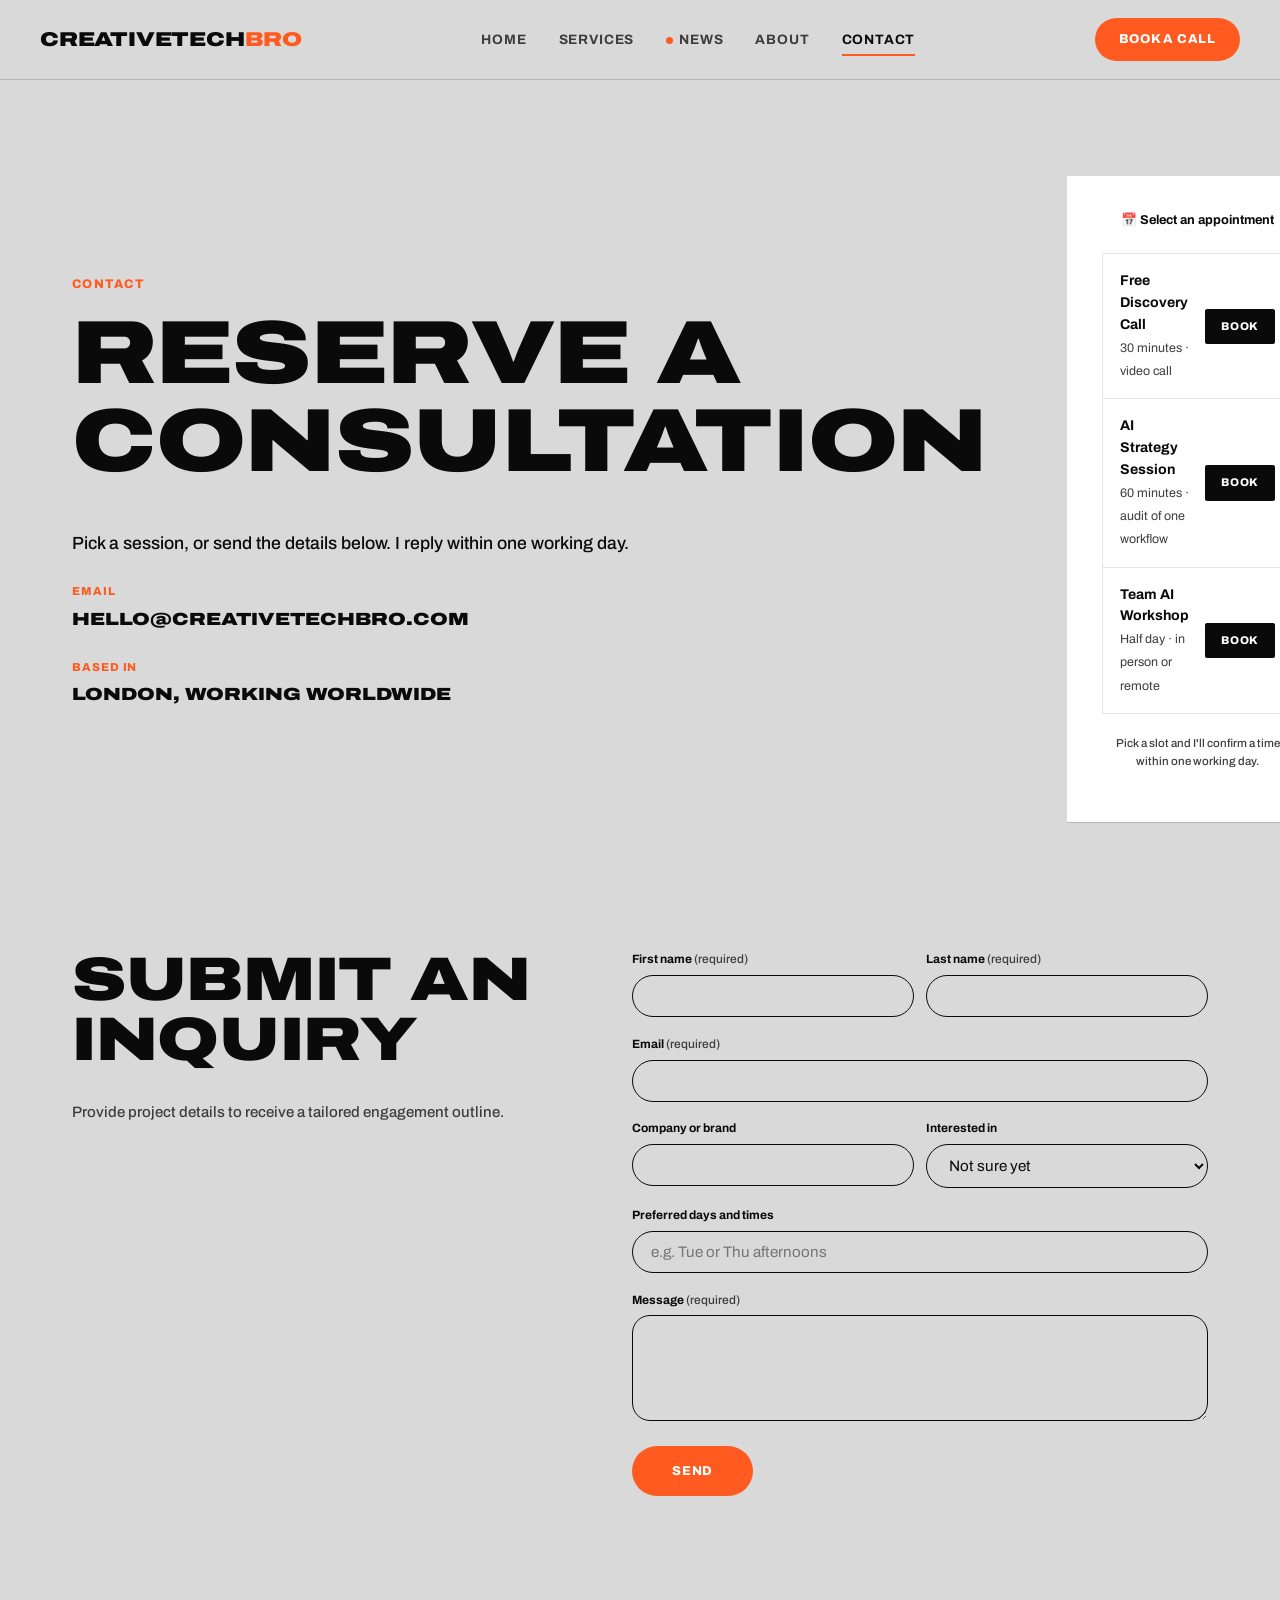
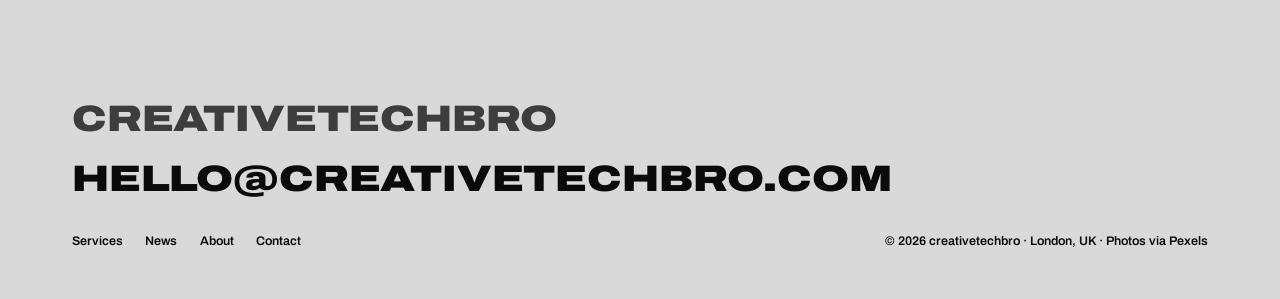
<file: contact.html>
<!DOCTYPE html>
<html lang="en-GB">
<head>
<meta charset="UTF-8">
<meta name="viewport" content="width=device-width, initial-scale=1">
<title>Contact | Book a discovery call | creativetechbro</title>
<meta name="description" content="Book a free 30-minute AI discovery call with creativetechbro, or get in touch about interviews and partnerships.">
<link rel="canonical" href="https://creativetechbro.com/contact.html">
<meta property="og:type" content="website">
<meta property="og:site_name" content="creativetechbro">
<meta property="og:title" content="Contact | Book a discovery call | creativetechbro">
<meta property="og:description" content="Book a free 30-minute AI discovery call with creativetechbro, or get in touch about interviews and partnerships.">
<meta property="og:url" content="https://creativetechbro.com/contact.html">
<meta property="og:image" content="https://images.pexels.com/photos/1181406/pexels-photo-1181406.jpeg?auto=compress&cs=tinysrgb&w=1200">
<meta name="twitter:card" content="summary_large_image">
<meta name="theme-color" content="#d9d9d9">
<link rel="icon" href="/assets/favicon.svg" type="image/svg+xml">
<link rel="preconnect" href="https://fonts.googleapis.com">
<link rel="preconnect" href="https://fonts.gstatic.com" crossorigin>
<link rel="preconnect" href="https://images.pexels.com">
<link href="https://fonts.googleapis.com/css2?family=Archivo:wdth,wght@100..125,400..900&display=swap" rel="stylesheet">
<link rel="stylesheet" href="/assets/style.css">
</head>
<body>
<a class="skip" href="#main">Skip to content</a>
<header class="site-nav">
  <div class="wrap nav-row">
    <a href="/" class="logo" aria-label="creativetechbro home">creativetech<span>bro</span></a>
    <nav class="links" id="navLinks" aria-label="Main">
      <a class="navlink" href="/">Home</a>
      <a class="navlink" href="/services.html">Services</a>
      <a class="navlink" href="/news.html"><span class="live-dot" aria-hidden="true"></span>News</a>
      <a class="navlink" href="/about.html">About</a>
      <a class="navlink" href="/contact.html">Contact</a>
    </nav>
    <a class="nav-cta desktop-only" href="/contact.html#book">Book a call</a>
    <button class="menu-toggle" id="menuToggle" aria-label="Open menu" aria-controls="navLinks" aria-expanded="false">☰</button>
  </div>
</header>
<main id="main">

  <section style="padding-bottom:2rem;">
    <div class="wrap split">
      <div>
        <p class="kicker">Contact</p>
        <h1 class="h-xl">Reserve a consultation</h1>
        <p class="lede">Pick a session, or send the details below. I reply within one working day.</p>
        <dl class="info">
          <dt>Email</dt><dd><a href="mailto:hello@creativetechbro.com">hello@creativetechbro.com</a></dd>
          <dt>Based in</dt><dd>London, working worldwide</dd>
        </dl>
      </div>
      
  <div class="booking" id="book">
    <div class="booking-head">📅 Select an appointment</div>
    <div class="slot"><div><strong>Free Discovery Call</strong><small>30 minutes · video call</small></div><a class="btn btn-dark" href="/contact.html?service=discovery-call#enquire">Book</a></div>
    <div class="slot"><div><strong>AI Strategy Session</strong><small>60 minutes · audit of one workflow</small></div><a class="btn btn-dark" href="/contact.html?service=strategy#enquire">Book</a></div>
    <div class="slot"><div><strong>Team AI Workshop</strong><small>Half day · in person or remote</small></div><a class="btn btn-dark" href="/contact.html?service=workshop#enquire">Book</a></div>
    <p class="booking-foot">Pick a slot and I'll confirm a time within one working day.</p>
  </div>
    </div>
  </section>
  <section id="enquire">
    <div class="wrap contact-grid">
      <div><h2 class="h-lg">Submit an inquiry</h2><p>Provide project details to receive a tailored engagement outline.</p></div>
      <form id="contactForm" name="contact" method="POST" data-netlify="true" netlify-honeypot="bot-field">
        <input type="hidden" name="form-name" value="contact">
        <p class="hidden"><label>Leave this empty <input name="bot-field"></label></p>
        <div class="field-row">
          <div class="field"><label for="fname">First name <em>(required)</em></label><input id="fname" name="first-name" autocomplete="given-name" required></div>
          <div class="field"><label for="lname">Last name <em>(required)</em></label><input id="lname" name="last-name" autocomplete="family-name" required></div>
        </div>
        <div class="field"><label for="email">Email <em>(required)</em></label><input id="email" name="email" type="email" autocomplete="email" required></div>
        <div class="field-row">
          <div class="field"><label for="company">Company or brand</label><input id="company" name="company" autocomplete="organization"></div>
          <div class="field"><label for="service">Interested in</label>
            <select id="service" name="service">
              <option value="Not sure yet">Not sure yet</option>
              <option value="Free Discovery Call">Free Discovery Call</option>
              <option value="AI Strategy Session">AI Strategy Session</option>
              <option value="Team AI Workshop">Team AI Workshop</option>
              <option value="AI Automation">AI Automation</option>
              <option value="AI Consulting">AI Consulting</option>
              <option value="AI Implementation">AI Implementation</option>
              <option value="Discovery Sprint">Discovery Sprint</option>
              <option value="Build Project">Build Project</option>
              <option value="AI Partner retainer">AI Partner retainer</option>
              <option value="Interview or press">Interview or press</option>
            </select></div>
        </div>
        <div class="field"><label for="when">Preferred days and times</label><input id="when" name="preferred-time" placeholder="e.g. Tue or Thu afternoons"></div>
        <div class="field"><label for="message">Message <em>(required)</em></label><textarea id="message" name="message" rows="5" required></textarea></div>
        <button class="btn btn-primary" type="submit">Send</button>
        <p class="form-msg" id="contactMsg" role="status"></p>
      </form>
    </div>
  </section>
</main>
<footer>
  <div class="wrap">
    <div class="footer-top">
      <p class="display">creativetechbro</p>
      <a class="display" href="mailto:hello@creativetechbro.com">hello@creativetechbro.com</a>
    </div>
    <div class="footer-bottom">
      <div><a href="/services.html">Services</a><a href="/news.html">News</a><a href="/about.html">About</a><a href="/contact.html">Contact</a></div>
      <span>© <span data-year>2026</span> creativetechbro · London, UK · Photos via Pexels</span>
    </div>
  </div>
</footer>
<script src="/assets/site.js" defer></script>
<script>(function(){var s=new URLSearchParams(location.search).get("service");var m={"discovery-call":"Free Discovery Call",strategy:"AI Strategy Session",workshop:"Team AI Workshop",automation:"AI Automation",consulting:"AI Consulting",implementation:"AI Implementation",discovery:"Discovery Sprint",build:"Build Project",partner:"AI Partner retainer",press:"Interview or press"};if(s&&m[s]){document.getElementById("service").value=m[s];}})();</script>
</body>
</html>
</file>
<file: assets/style.css>
:root{
  --bg:#d9d9d9;
  --bg-2:#cfcfcf;
  --ink:#0a0a0a;
  --muted:#3d3d3d;
  --line:rgba(0,0,0,.16);
  --orange:#ff5a1f;
  --orange-dark:#e84a10;
  --white:#ffffff;
  --font:'Archivo', 'Helvetica Neue', Arial, sans-serif;
}
*{box-sizing:border-box;}
html{scroll-behavior:smooth;}
body{margin:0;background:var(--bg);color:var(--ink);font-family:var(--font);font-size:15px;line-height:1.55;-webkit-font-smoothing:antialiased;overflow-x:hidden;}
img{max-width:100%;display:block;}
a{color:inherit;}
::selection{background:var(--orange);color:#fff;}
:focus-visible{outline:2px solid var(--orange);outline-offset:3px;}
.wrap{max-width:1200px;margin:0 auto;padding:0 32px;}
@media (max-width:640px){.wrap{padding:0 20px;}}
.skip{position:absolute;left:-999px;top:0;background:var(--orange);color:#fff;padding:8px 14px;z-index:1000;}
.skip:focus{left:12px;top:12px;}
.hidden{display:none;}

/* type */
h1,h2,h3,.display{font-family:var(--font);font-weight:900;font-stretch:125%;text-transform:uppercase;letter-spacing:-.005em;line-height:.98;margin:0 0 .5em;}
.h-xl{font-size:clamp(2.8rem,7vw,6rem);}
.h-lg{font-size:clamp(2.2rem,4.8vw,3.9rem);}
.h-md{font-size:clamp(1.6rem,2.6vw,2.2rem);}
.h-sm{font-size:1.35rem;line-height:1.05;}
p{color:var(--muted);max-width:62ch;margin:0 0 1rem;font-weight:500;}
.lede{font-size:1.1rem;color:var(--ink);max-width:56ch;}
.kicker{font-size:.78rem;font-weight:800;text-transform:uppercase;letter-spacing:.12em;color:var(--orange);margin:0 0 1rem;}
section{padding:6rem 0;}
@media (max-width:640px){section{padding:3.6rem 0;}}

/* nav */
header.site-nav{position:sticky;top:0;z-index:100;background:rgba(217,217,217,.94);backdrop-filter:blur(8px);border-bottom:1px solid var(--line);}
.nav-row{display:flex;align-items:center;justify-content:space-between;padding:1.1rem 0;gap:1rem;}
.logo{font-weight:900;font-stretch:125%;text-transform:uppercase;font-size:1.25rem;text-decoration:none;letter-spacing:-.01em;}
.logo span{color:var(--orange);}
nav.links{display:flex;gap:2rem;align-items:center;}
nav.links a.navlink{text-decoration:none;font-size:.85rem;font-weight:700;text-transform:uppercase;letter-spacing:.06em;color:var(--muted);padding:6px 0;position:relative;}
nav.links a.navlink:hover,nav.links a.navlink[aria-current="page"]{color:var(--ink);}
nav.links a.navlink[aria-current="page"]::after{content:"";position:absolute;left:0;right:0;bottom:0;height:2px;background:var(--orange);}
.live-dot{display:inline-block;width:7px;height:7px;border-radius:50%;background:var(--orange);margin-right:6px;vertical-align:middle;animation:pulse 1.6s ease-in-out infinite;}
@keyframes pulse{50%{opacity:.3;}}
.menu-toggle{display:none;background:none;border:2px solid var(--ink);color:var(--ink);width:42px;height:42px;cursor:pointer;font-size:1.1rem;border-radius:999px;}
@media (max-width:900px){
  nav.links{position:fixed;top:72px;left:0;right:0;background:var(--bg);border-bottom:1px solid var(--line);flex-direction:column;align-items:flex-start;padding:1.4rem 20px 2rem;gap:1.2rem;opacity:0;pointer-events:none;transform:translateY(-8px);transition:opacity .18s,transform .18s;}
  nav.links.open{opacity:1;pointer-events:auto;transform:none;}
  .desktop-only{display:none!important;}
  .menu-toggle{display:block;}
}

/* buttons */
.btn,.nav-cta{display:inline-block;font-family:var(--font);font-weight:800;font-size:.8rem;text-transform:uppercase;letter-spacing:.06em;padding:18px 40px;border-radius:999px;text-decoration:none;cursor:pointer;border:none;transition:background .18s,transform .12s,color .18s;}
.btn-primary,.nav-cta{background:var(--orange);color:#fff;}
.btn-primary:hover,.nav-cta:hover{background:var(--orange-dark);transform:translateY(-1px);}
.nav-cta{padding:12px 24px;}
.btn-ghost{background:transparent;color:var(--ink);box-shadow:inset 0 0 0 2px var(--ink);}
.btn-ghost:hover{background:var(--ink);color:var(--bg);}
.btn-dark{background:var(--ink);color:#fff;padding:9px 16px;border-radius:2px;font-size:.7rem;}
.btn-dark:hover{background:var(--orange);}
.link{color:var(--orange);font-weight:700;font-size:.85rem;text-decoration:underline;text-underline-offset:3px;}
.link:hover{color:var(--ink);}
.actions{display:flex;gap:1rem;flex-wrap:wrap;align-items:center;}

/* photo helpers */
.photo{width:100%;height:auto;object-fit:cover;background:var(--bg-2);}
.tile .photo{height:100%;}
.hero-grid .photo,.split > .photo{height:auto;}
.ratio-4-3{aspect-ratio:4/3;}
.ratio-1{aspect-ratio:1/1;}
.ratio-3-4{aspect-ratio:3/4;}

/* hero */
.hero{padding:4rem 0 5rem;}
.hero-grid{display:grid;grid-template-columns:1.05fr 1fr;gap:4rem;align-items:center;}
.hero-grid .photo{aspect-ratio:1/1;}
.hero p{font-size:1rem;}
@media (max-width:900px){.hero-grid{grid-template-columns:1fr;gap:2rem;}}

/* split (image + text) */
.split{display:grid;grid-template-columns:1fr 1fr;gap:5rem;align-items:center;}
.split.rev > :first-child{order:2;}
@media (max-width:900px){.split{grid-template-columns:1fr;gap:2rem;}.split.rev > :first-child{order:0;}}

/* 3 col text services */
.cols-3{display:grid;grid-template-columns:repeat(3,1fr);gap:3rem;margin-top:3rem;}
@media (max-width:860px){.cols-3{grid-template-columns:1fr;gap:2.4rem;}}
.svc h3{font-size:1.5rem;margin-bottom:.6rem;}
.svc p{font-size:.92rem;color:var(--ink);}
.svc ul{list-style:none;padding:0;margin:0 0 1rem;font-size:.85rem;font-weight:600;}
.svc li{padding:.45rem 0;border-bottom:1px solid var(--line);}

/* photo grid */
.grid-4{display:grid;grid-template-columns:repeat(4,1fr);gap:6px;margin-top:2.5rem;}
@media (max-width:860px){.grid-4{grid-template-columns:1fr 1fr;}}
.tile{position:relative;overflow:hidden;aspect-ratio:6/5;}
.tile img{transition:transform .5s ease;}
.tile:hover img{transform:scale(1.04);}
.tile span{position:absolute;left:14px;bottom:12px;background:var(--bg);font-weight:900;font-stretch:125%;text-transform:uppercase;font-size:.8rem;padding:6px 10px;}

/* package cards */
.cards{display:grid;grid-template-columns:repeat(3,1fr);gap:1.4rem;margin-top:2.5rem;}
@media (max-width:860px){.cards{grid-template-columns:1fr;}}
.card .photo{aspect-ratio:9/5;}
.card-body{padding:1.4rem 0 0;}
.card h3{font-size:1.15rem;font-stretch:100%;text-transform:none;font-weight:800;letter-spacing:0;margin:0 0 .2rem;}
.card .price{font-size:1.4rem;font-weight:800;margin:0;color:var(--ink);}
.card .per{font-size:.78rem;margin:0 0 .8rem;}
.card ul{padding-left:1.1rem;margin:.4rem 0 1.4rem;font-size:.88rem;font-weight:500;}
.card li{margin:.3rem 0;}
.card .btn{padding:12px 24px;}

/* booking */
.booking{background:var(--white);padding:2.2rem;box-shadow:0 1px 0 var(--line);}
.booking-head{text-align:center;font-size:.8rem;font-weight:700;margin-bottom:1.4rem;}
.slot{display:flex;justify-content:space-between;align-items:center;gap:1rem;border:1px solid #e6e6e6;padding:1rem 1.1rem;margin-bottom:-1px;}
.slot strong{display:block;font-size:.88rem;}
.slot small{font-size:.78rem;color:var(--muted);}
.booking-foot{text-align:center;font-size:.72rem;color:var(--muted);margin-top:1.4rem;}

/* steps */
.steps{display:grid;grid-template-columns:repeat(4,1fr);gap:2rem;margin-top:3rem;counter-reset:s;}
@media (max-width:860px){.steps{grid-template-columns:1fr 1fr;}}
@media (max-width:520px){.steps{grid-template-columns:1fr;}}
.step{border-top:3px solid var(--ink);padding-top:1rem;}
.step::before{counter-increment:s;content:"0" counter(s);font-weight:900;font-stretch:125%;color:var(--orange);font-size:1.6rem;}
.step h3{font-size:1.1rem;margin:.6rem 0 .4rem;}
.step p{font-size:.9rem;}

/* faq */
details{border-bottom:2px solid var(--ink);padding:1.3rem 0;max-width:820px;}
details:first-of-type{border-top:2px solid var(--ink);}
summary{cursor:pointer;font-weight:900;font-stretch:125%;text-transform:uppercase;font-size:1.05rem;list-style:none;display:flex;justify-content:space-between;gap:1rem;}
summary::-webkit-details-marker{display:none;}
summary::after{content:"+";color:var(--orange);font-size:1.4rem;line-height:1;}
details[open] summary::after{content:"–";}
details p{margin:.9rem 0 0;}

/* band */
.band{background:var(--ink);color:#fff;}
.band p{color:#bdbdbd;}
.band .btn-ghost{color:#fff;box-shadow:inset 0 0 0 2px #fff;}
.band .btn-ghost:hover{background:#fff;color:var(--ink);}

/* subscribe */
.subscribe{display:grid;grid-template-columns:1fr 1fr;gap:3rem;align-items:center;}
@media (max-width:860px){.subscribe{grid-template-columns:1fr;gap:1.4rem;}}
.sub-form{display:flex;gap:.6rem;flex-wrap:wrap;}
.sub-form input{flex:1 1 220px;background:transparent;border:2px solid currentColor;border-radius:999px;padding:16px 22px;color:inherit;font-family:var(--font);font-size:.95rem;font-weight:500;}
.sub-form input::placeholder{color:inherit;opacity:.55;}
.sub-form input:focus{border-color:var(--orange);outline:none;}
.form-msg{font-size:.82rem;font-weight:700;margin:.8rem 0 0;min-height:1.2em;color:var(--orange);}
.form-msg.err{color:#c4161c;}
.band .form-msg.err{color:#ff8a80;}

/* news */
.news-layout{display:grid;grid-template-columns:1.6fr 1fr;gap:3.5rem;align-items:start;}
@media (max-width:960px){.news-layout{grid-template-columns:1fr;}}
.tabs{display:flex;gap:.5rem;flex-wrap:wrap;margin:0 0 1.6rem;}
.tab{background:none;border:2px solid var(--ink);color:var(--ink);border-radius:999px;padding:9px 18px;font-family:var(--font);font-weight:800;font-size:.72rem;text-transform:uppercase;letter-spacing:.06em;cursor:pointer;}
.tab[aria-pressed="true"]{background:var(--orange);border-color:var(--orange);color:#fff;}
.post-row{display:grid;grid-template-columns:200px 1fr;gap:1.6rem;padding:1.6rem 0;border-bottom:2px solid var(--ink);text-decoration:none;align-items:start;}
.post-row:first-child{border-top:2px solid var(--ink);}
.post-thumb{width:200px;aspect-ratio:4/3;object-fit:cover;background:var(--bg-2) center/cover no-repeat;}
div.post-thumb{background-image:linear-gradient(135deg,#bdbdbd,#e5e5e5);}
.post-row h3{font-size:1.3rem;margin:0 0 .45rem;transition:color .15s;}
.post-row:hover h3{color:var(--orange);}
.post-row p{margin:0;font-size:.92rem;}
.post-meta{font-size:.7rem;font-weight:800;text-transform:uppercase;letter-spacing:.08em;color:var(--muted);margin-bottom:.5rem;display:flex;gap:.9rem;flex-wrap:wrap;}
.cat{color:var(--orange);}
@media (max-width:560px){.post-row{grid-template-columns:1fr;}.post-thumb{width:100%;}div.post-thumb{display:none;}}
.empty{padding:1.6rem 0;border-top:2px solid var(--ink);font-weight:600;}

.wire{background:var(--white);padding:1.6rem;position:sticky;top:100px;}
.wire-head{display:flex;justify-content:space-between;align-items:center;border-bottom:3px solid var(--ink);padding-bottom:.9rem;}
.wire-head h2{font-size:1.25rem;margin:0;}
.wire-head span{font-size:.65rem;font-weight:700;color:var(--muted);text-transform:uppercase;letter-spacing:.06em;}
.wire-list{list-style:none;margin:0;padding:0;max-height:72vh;overflow:auto;}
.wire-list li{padding:.95rem 0;border-bottom:1px solid #e6e6e6;}
.wire-list a{text-decoration:none;color:var(--ink);font-size:.92rem;font-weight:600;line-height:1.35;display:block;}
.wire-list a:hover{color:var(--orange);}
.wire-src{font-size:.64rem;font-weight:800;text-transform:uppercase;letter-spacing:.07em;color:var(--orange);margin-bottom:.25rem;display:block;}
.wire-src time{color:var(--muted);margin-left:.5rem;}
.wire-note{font-size:.68rem;color:var(--muted);margin:1rem 0 0;}
.skeleton{height:14px;background:linear-gradient(90deg,#e8e8e8,#f6f6f6,#e8e8e8);background-size:200% 100%;animation:shimmer 1.2s infinite;margin:.45rem 0;}
@keyframes shimmer{to{background-position:-200% 0;}}

/* article */
.article{max-width:760px;margin:0 auto;}
.article h1{font-size:clamp(2rem,4.6vw,3.4rem);}
.article-hero{margin:0 0 2rem;width:100%;}
.prose{font-size:1.06rem;line-height:1.75;}
.prose p,.prose li{color:#1d1d1d;max-width:none;}
.prose a{color:var(--orange);}
.prose h2,.prose h3{margin-top:2.2rem;font-size:1.4rem;}
.prose img{margin:1.5rem 0;height:auto;}
.prose blockquote{border-left:4px solid var(--orange);margin:1.6rem 0;padding:.2rem 0 .2rem 1.2rem;font-size:1.3rem;font-weight:700;}

/* contact */
.contact-grid{display:grid;grid-template-columns:1fr 1.2fr;gap:5rem;align-items:start;}
@media (max-width:860px){.contact-grid{grid-template-columns:1fr;gap:2.5rem;}}
.field{margin-bottom:1.1rem;}
.field label{display:block;font-size:.75rem;font-weight:700;margin-bottom:.4rem;}
.field label em{font-style:normal;font-weight:500;color:var(--muted);}
.field input,.field select,.field textarea{width:100%;background:transparent;border:1.5px solid var(--ink);border-radius:999px;padding:12px 18px;color:var(--ink);font-family:var(--font);font-size:.95rem;}
.field textarea{border-radius:18px;}
.field input:focus,.field select:focus,.field textarea:focus{border-color:var(--orange);outline:none;}
.field-row{display:grid;grid-template-columns:1fr 1fr;gap:.8rem;}
@media (max-width:480px){.field-row{grid-template-columns:1fr;}}
.info dt{font-size:.72rem;font-weight:800;text-transform:uppercase;letter-spacing:.08em;color:var(--orange);margin-top:1.6rem;}
.info dd{margin:.3rem 0 0;font-weight:900;font-stretch:125%;text-transform:uppercase;font-size:1.1rem;}
.info a{text-decoration:none;}
.info a:hover{color:var(--orange);}

/* footer */
footer{padding:5rem 0 3rem;}
.footer-top{display:flex;justify-content:space-between;align-items:flex-end;flex-wrap:wrap;gap:1.5rem;}
.footer-top .display{font-size:clamp(1.6rem,3vw,2.3rem);margin:0;}
.footer-top a.display{text-decoration:none;}
.footer-top a.display:hover{color:var(--orange);}
.footer-bottom{display:flex;justify-content:space-between;flex-wrap:wrap;gap:1rem;margin-top:2.2rem;font-size:.78rem;font-weight:600;}
.footer-bottom a{text-decoration:none;margin-right:1.4rem;}
.footer-bottom a:hover{color:var(--orange);}

@media (prefers-reduced-motion:reduce){*{animation:none!important;transition:none!important;}html{scroll-behavior:auto;}}
</file>
